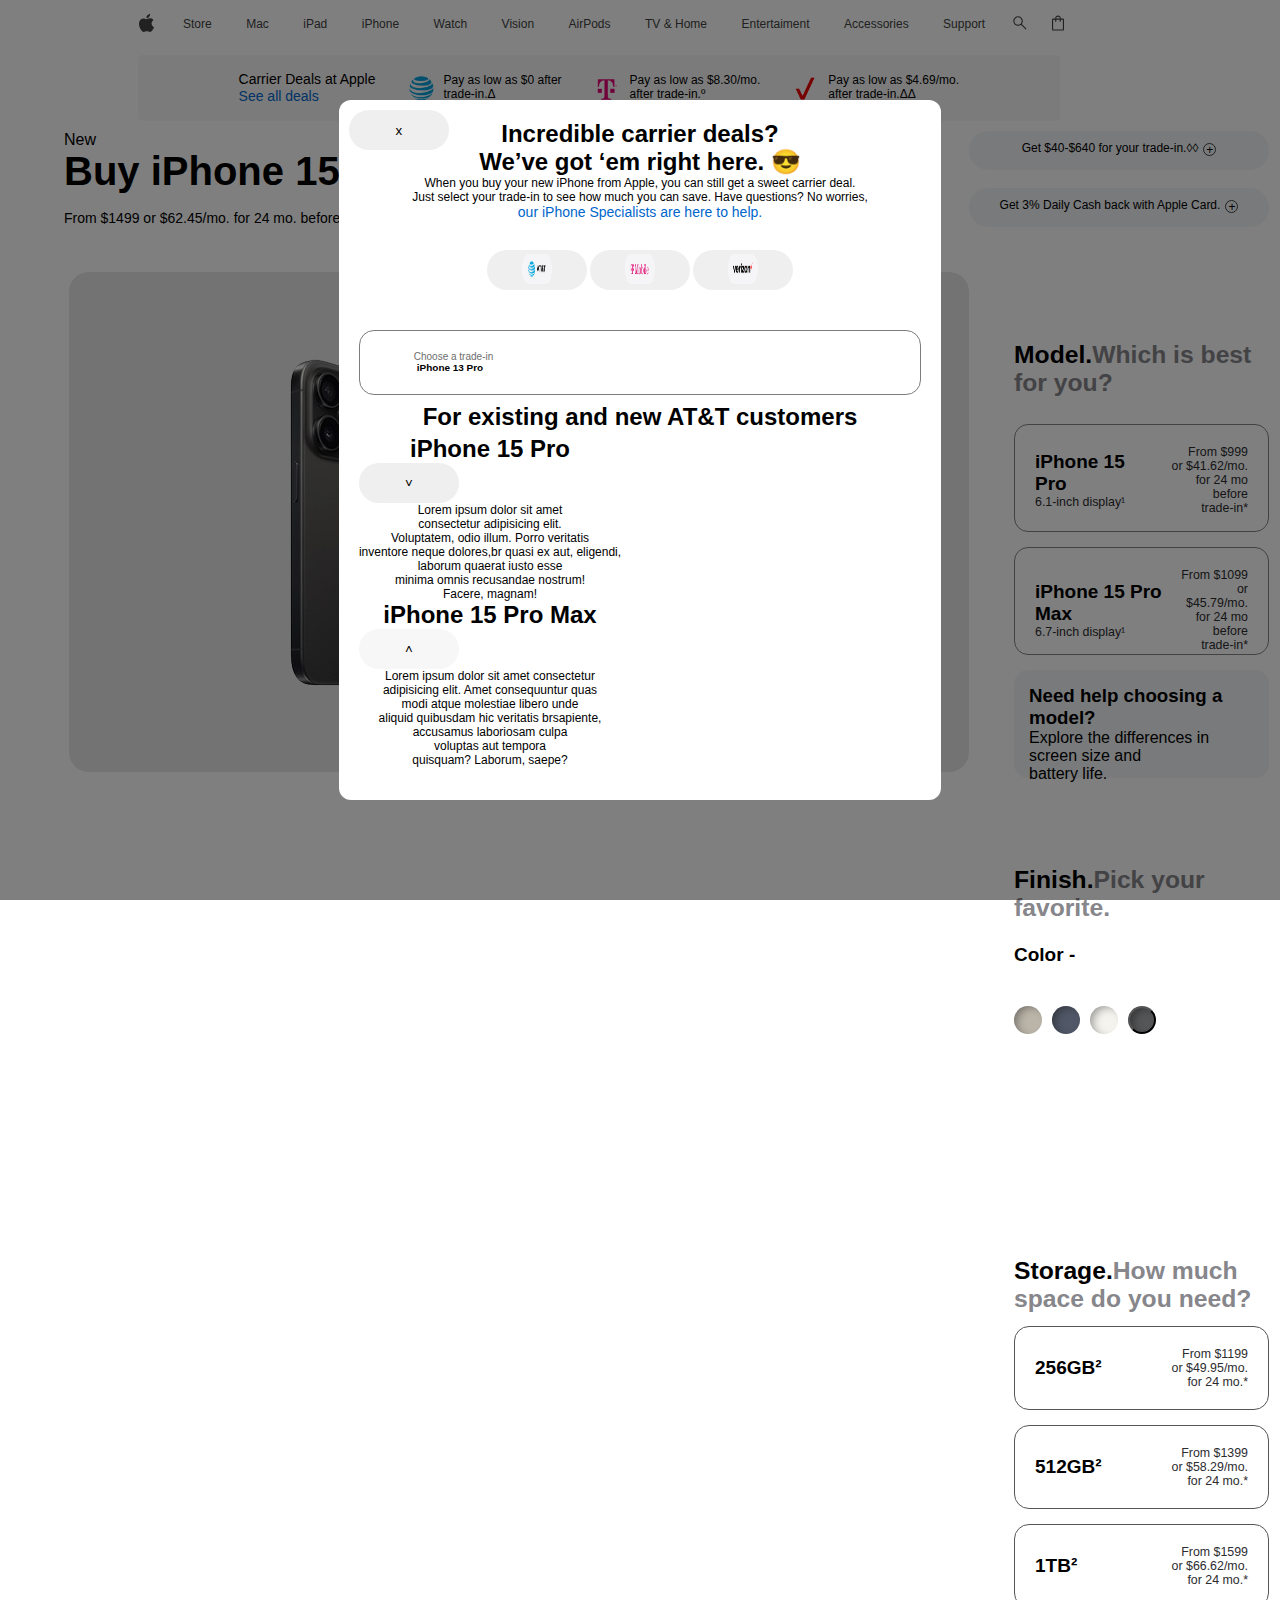
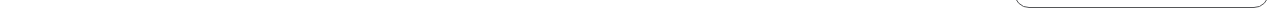
<file: index.html>
<!DOCTYPE html>
<html lang="en">
<head>
    <meta charset="UTF-8">
    <meta name="viewport" content="width=device-width, initial-scale=1.0">
    <title>Document</title>
    <link rel="stylesheet" href="./style.css">

</head>
<body>
    <div class="container">
  <div class="box">
             <div class="icons">
                <img src="./img/apple-icon.svg">
            </div>
            <div class="box_links">
                <a href="#">Store</a>
                <a href="./mac/index.html">Mac</a>
                <a href="#">iPad</a>
                <a href="#">iPhone</a>
                <a href="#">Watch</a>
                <a href="#">Vision</a>
                <a href="#">AirPods</a>
                <a href="#">TV & Home</a>
                <a href="#">Entertaiment</a>
                <a href="#">Accessories</a>
                <a href="#">Support</a>
            </div>

            <div class="icons">
                <img class="img1" src="./img/search-icon.svg">
                <img class="img3" src="./img/shop-icon.svg" alt="oh shit">
            </div>

        </div>

        <div class="box_text">
            <div>
                <h3>Carrier Deals at Apple</h3>
                <a class="open" href="">See all deals</a>
            </div>


            <div class="bg-modal">
                <div class="dialog">
                    <button class="close">x</button>
                    <h1>Incredible carrier deals? <br> We’ve got ‘em right here. 😎</h1>
                    <p>When you buy your new iPhone from Apple, you can still get a sweet carrier deal. <br> Just select your trade-in to see how much you can save. Have questions? No worries,</p>
                    <p><a href="">our iPhone Specialists are here to help.</a></p>
        
                    <div class="box_img0">
                     <button><img class="img_styl" src="./img/att-special-deals.png" alt=""></button>
                     <button><img class="img_styl" src="./img/tmobile-special-deals (1).png" alt=""></button>
                     <button><img class="img_styl" src="./img/verizon-special-deals (1).png" alt=""></button>
                    </div>
                    <div class="box_box">
                        <p> 
                             Choose a trade-in
                        </p>
                        <h5>iPhone 13 Pro</h5>
                        <h1>For existing and new AT&T customers</h1>
                    </div>
                
                
                
                
                
                   
                <div class="panel">

                    <h1>iPhone 15 Pro</h1><button class="accordion1">˅</button>

                    <div class="texp">
                        Lorem ipsum dolor sit amet <br> consectetur adipisicing elit. <br> Voluptatem, odio illum. Porro veritatis <br> inventore neque dolores,br quasi ex aut, eligendi, <br> laborum quaerat iusto esse <br> minima omnis recusandae nostrum! <br> Facere, magnam!
                    </div>
                  
                </div>

                
            
                <div class="panel">
                    <h1> iPhone 15 Pro Max</h1><button class="accordion">˄</button>
                    <div class="texp2">
                        Lorem ipsum dolor sit amet consectetur <br> adipisicing elit. Amet consequuntur quas <br> modi atque molestiae libero unde <br> aliquid quibusdam hic veritatis brsapiente, <br> accusamus laboriosam culpa <br> voluptas aut tempora <br> quisquam? Laborum, saepe?
                    </div>
                    
                </div>
        
        
                </div>
        
        
        
        
        
            </div>
        
            





            <div>
                <img src="./img/banner-att (1).png" alt="oh shit">
                <p>Pay as low as $0 after <br> trade-in.Δ</p>
            </div>
            <div>
                <img src="./img/banner-tmobile (1).png" alt="oh shit">
                <p>Pay as low as $8.30/mo. <br> after trade-in.º</p>
            </div>
            <div>
                <img src="./img/banner-verizon (1).png" alt="oh shit">
                <p>Pay as low as $4.69/mo. <br> after trade-in.ΔΔ</p>
            </div>
        </div>
    </div>
</header>
<div class="modal_1">
    <div class="modal">
        <div class="modal_box">
            <h2>
                Incredible carrier deals? <br>
                We’ve got ‘em right here. 
            </h2>
            <p>
                When you buy your new iPhone from Apple, you can still get a sweet carrier deal. <br>
                Just select your trade-in to see how much you can save. Have questions? No worries,
            </p>
           <a href="#">our iPhone Specialists are here to help.</a>

            <div class="select">
                <h5>Choose a trade-in:</h5>
                <select class="modalSelect">

                    <option>iPhone 14 Pro Max</option>
                    <option>iPhone 14 Pro </option>
                    <option>iPhone 14 Plus</option>
                    <option>iPhone 14</option>
                </select>
            </div>
            <h3>For existing and new AT&T customers</h3>
        </div>
        <div class="accordion">
            <div class="first-accordion">
               
                <table class="firstTable">
                    <tr>
                        <td>
                            Cost
                        </td>
                        <td>
                            iPhone 15 Pro
                        </td>
                        <td></td>
                    </tr>
                    <tr>
                        <td></td>
                        <td>
                            From $0.00/mo.per month <br>
                            over 36 mo.months after trade-in footnote Δ <br>
                            <span>Up to three monthly payments of $27.75 before AT&T bill credits begin.</span>
                        </td>
                        <td></td>
                    </tr>
                    <tr class="line">
                        <td></td>
                        <td>
                            $999.00 <br>
                            <p>Total amount financed at 0% APR</p> <br>
                            <span>This is the total cost of your new iPhone before AT&T bill credits.</span>
                        </td>
                        <td></td>

                    </tr>

                    <tr class="line">
                        <td>
                            Credits and Discounts
                        </td>
                        <td>
                            $999.00 footnote Δ <br>
                            <p>$999.00 footnote Δ</p> <br>
                            <span>
                                Bill credits will be applied to your AT&T bill over 36 months and will begin
                                within three bill <br>
                                cycles. If you have any questions about your billing, contact AT&T.
                            </span>
                        </td>
                        <td></td>
                    </tr>
                    <tr class="line">
                        <td>How to Get this Deal</td>
                        <td>
                            <ol>
                                <li>Trade in an eligible smartphone.</li>
                                <li>Select AT&T Installment Plans as your monthly payment option — available <br> to
                                    new and existing AT&T customers who want to upgrade or add a line.</li>
                                <li>Activate with an eligible AT&T rate plan.</li>
                            </ol>

                        </td>
                    </tr>
                </table>
            </div>
            <div class="second-accordion">

                       
                <table class="secondTable">
                    <tr>
                        <td>
                            Cost

                        </td>
                        <td>
                            iPhone 15 Pro Max
                        </td>
                        <td></td>
                    </tr>
                    <tr>
                        <td></td>
                        <td>
                            From $5.53/mo.<br>
                            over 36 mo.months after trade-inΔ <br>
                            <span>Up to three monthly payments of $33.31 before AT&T bill credits begin.</span>
                        </td>
                        <td></td>
                    </tr>
                    <tr class="line">
                        <td></td>
                        <td>
                            $1,199.00 <br>
                            <p>Total amount financed at 0% APR</p> <br>
                            <span>This is the total cost of your new iPhone before AT&T bill credits.</span>
                        </td>
                        <td></td>

                    </tr>
                    <tr class="line">
                        <td>
                            Credits and Discounts
                        </td>
                        <td>
                            <br>
                            <p>$1,000.00Δ</p> <br>
                            <span>
                                Bill credits will be applied to your AT&T bill over 36 months and will begin
                                within three bill <br>
                                cycles. If you have any questions about your billing, contact AT&T.
                            </span>
                        </td>
                        <td></td>
                    </tr>
                    <tr class="line">
                        <td>How to Get this Deal</td>
                        <td>
                            <ol>
                                <li>Trade in an eligible smartphone.</li>
                                <li>Select AT&T Installment Plans as your monthly payment option — available <br> to
                                    new and existing AT&T customers who want to upgrade or add a line.</li>
                                <li>Activate with an eligible AT&T rate plan.</li>
                            </ol>
                        </td>
                    </tr>
                </table>
            </div>
            <p class="boring-text">
                ∆ AT&T iPhone 15 Special Deal: Monthly price reflects net monthly payment, after application of
                AT&T<br>
                trade-in credit applied over 36 months with purchase of an iPhone 15 Pro, iPhone 15 Pro Max, iPhone
                15,<br>
                or iPhone 15 Plus and trade-in of eligible smartphone. Receive credit with purchase of an iPhone 15
                Pro<br>
                or iPhone 15 Pro Max of either $1000, $830, or $350 (based upon the model and condition of your
                trade-in<br>
                smartphone). Receive credit with purchase of an iPhone 15 or iPhone 15 Plus of either $800 or $350
                <br>
                (based upon the model and condition of your trade-in smartphone). Max bill credits will not exceed
                the<br>
                cost of the device. Requires upgrade of an existing line or activation of a new line and purchase of
                a<br>
                new iPhone 15 Pro, iPhone 15 Pro Max, iPhone 15, or iPhone 15 Plus on qualifying 36 month 0% APR
                <br>
                installment plan, subject to carrier credit qualification. AT&T Installment Plan with Next Up is
                no<br>
                eligible for this promotion. $0 down for well qualified customers only, or down payment may be
                required<br>
                and depends on a variety of factors. Tax on full retail price due at sale. Requires activation on
                <br>
                eligible unlimited plan. If you cancel eligible wireless service, credits will stop and you will owe
                the<br>
                remaining device balance. Activation/Upgrade Fee: $35. Trade in device may not be on existing <br>
                installment plan. Bill credits are applied as a monthly credit over the 36 month installment plan.
                <br>
                Credits start within 3 bills. Will receive catchup credits once credits start. Wireless line must be
                on<br>
                an installment agreement, active, and in good standing for 30 days to qualify. Installment
                agreement<br>
                starts when device is shipped. To get all credits, device must remain on agreement for entire term
                and<br>
                you must keep eligible service on device for entire installment term. Limited time offer; subject
                to<br>
                change. Limits: one trade-in per qualifying purchase and one credit per line. May not be combinable
                with<br>
                other offers, discounts, or credits. Purchase, financing, other limits, and restrictions apply.
                Price<br>
                for iPhone 15 and iPhone 15 Plus includes $30 AT&T connectivity discount. <br>
                Activation required. <br>
                <br>
                ◊◊ Trade‑in values will vary based on the condition, year, and configuration of your eligible
                trade‑in<br>
                device. Not all devices are eligible for credit. You must be at least the age of majority to be
                eligible<br>
                to trade in for credit or for an Apple Gift Card. Trade‑in value may be applied toward qualifying
                new<br>
                device purchase, or added to an Apple Gift Card. Actual value awarded is based on receipt of a <br>
                qualifying device matching the description provided when estimate was made. Sales tax may be
                assessed on<br>
                full value of a new device purchase. In‑store trade‑in requires presentation of a valid photo ID
                (local<br>
                law may require saving this information). Offer may not be available in all stores, and may vary
                between<br>
                in-store and online trade‑in. Some stores may have additional requirements. Apple or its trade‑in
                <br>
                partners reserve the right to refuse, cancel, or limit quantity of any trade‑in transaction for any
                <br>
                reason. More details are available from Apple’s trade‑in partner for trade‑in and recycling of
                eligible<br>
                devices. Restrictions and limitations may apply.
            </p>
        </div>
        <div class="footer">
            <p>Have more questions?</p>
            <a href="#">Ask an iPhone Specialist</a>
        </div>
    </div>
</div>

<section class="section">
    <div class="section_left_container">

        <div class="section_left">

            <span>New</span>
            <h1>Buy iPhone 15 Pro</h1>
            <p>From $1499 or $62.45/mo. for 24 mo. before trade-in*</p>

            <div class="iphone_img">               
                        <div class="img2">
                            <img class="iphone" src="./img/kNQ2Fo16959803591635_b-removebg-preview (2).png" alt="oh shit">
                        </div>
                
            </div>

        </div>

        <div class="section_right_container">

            <div class="section_right">

                <div class="section_right-block">
                    <button>Get $40-$640 for your trade-in.◊◊ <figure class="plus">+</figure>
                    </button>
                    <br>
                    <button>Get 3% Daily Cash back with Apple Card. <figure class="plus">+</figure>
                    </button>
                </div>

                <h3 class="model-txt">Model.<b>Which is best for you?</b></h3>

                <div class="model">
                    <div class="model_container">

                        <div class="left-side">

                            <h3>iPhone 15 Pro</h3>
                            <p>6.1-inch display¹</p>

                        </div>

                        <div class="right-side">
                            <p>
                                From $999 <br>
                                or $41.62/mo. <br>
                                for 24 mo before <br>
                                trade-in*
                            </p>

                        </div>

                    </div>
                </div>

                <div class="model">
                    <div class="model_container">

                        <div class="left-side">
                            <h3>iPhone 15 Pro Max</h3>
                            <p>6.7-inch display¹</p>
                        </div>

                        <div class="right-side  ">
                            <p>
                                From $1099 <br>
                                or $45.79/mo. <br>
                                for 24 mo before <br>
                                trade-in*
                            </p>
                        </div>

                    </div>

                </div>

                <div class="help">
                    <h3>Need help choosing a model?</h3>
                    <p>Explore the differences in screen size and <br> battery life.</p>
                </div>

                <h3 class="finish">Finish.<b>Pick your favorite.</b></h3>

                <div class="colors">
                    <p class="color">
                        Color - <span class="iphone_color"></span>
                    </p>
                    <div class="circles">
                        <button id="NaturalTitanium"></button>
                        <button id="BlueTitanium"></button>
                        <button id="WhiteTitanium"></button>
                        <button id="BlackTitanium"></button>
                    </div>
                </div>
                <h3 class="model-txt">Storage.<b>How much space do you need?</b></h3>
                <div class="storage">
                    <div class="storage_container">

                        <div class="left-side">
                            <h3>256GB²</h3>
                        </div>

                        <div class="right-side  ">
                            <p>
                                From $1199 <br>
                                or $49.95/mo. <br>
                                for 24 mo.*
                            </p>
                        </div>

                    </div>
                </div>
                <div class="storage">
                    <div class="storage_container">

                        <div class="left-side">
                            <h3>512GB²</h3>
                        </div>

                        <div class="right-side  ">
                            <p>
                                From $1399 <br>
                                or $58.29/mo. <br>
                                for 24 mo.*
                            </p>
                        </div>

                    </div>
                </div>
                <div class="storage">
                    <div class="storage_container">

                        <div class="left-side">
                            <h3>1TB²</h3>

                        </div>

                        <div class="right-side  ">
                            <p>
                                From $1599 <br>
                                or $66.62/mo. <br>
                                for 24 mo.*
                            </p>
                        </div>

                    </div>
                </div>

            </div>
        </div>

    </div>

</section>
    <script src="./index.js"></script>
    
</body>
</html>
</file>
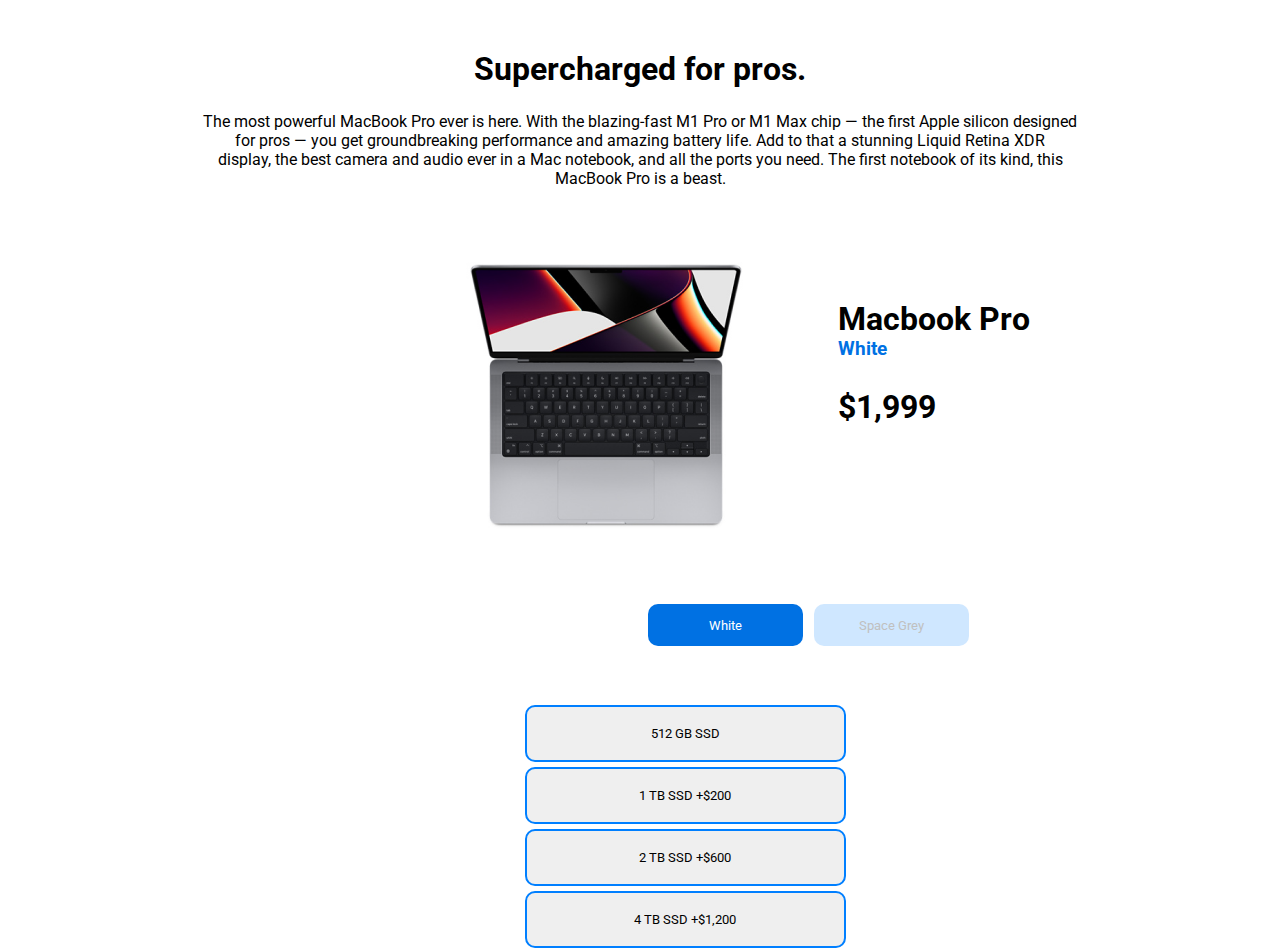
<file: mac/index.html>
<!DOCTYPE html>
<html lang="en">
<head>
    <meta charset="UTF-8">
    <meta name="viewport" content="width=device-width, initial-scale=1.0">
    <title>Document</title>
    <link rel="stylesheet" href="./style.css">
    <link href="https://fonts.googleapis.com/css2?family=Roboto:wght@500&display=swap" rel="stylesheet">
</head>
<body>

    <div class="container">
        <div class="box_tex">
            <h1>Supercharged for pros.</h1>
            <p>The most powerful MacBook Pro ever is here. With the blazing-fast M1 Pro or M1 Max chip — the first Apple silicon designed <br> for pros — you get groundbreaking performance and amazing battery life. Add to that a stunning Liquid Retina XDR <br> display, the best camera and audio ever in a Mac notebook, and all the ports you need. The first notebook of its kind, this <br> MacBook Pro is a beast.</p>
        </div>

        <div class="box_style">
            <div class="box_img"><img class="img" src="./img/mbp14-spacegray-select-202110 1.png" alt=""></div>
            <div class="box_text">
                <h1 class="Macbook Pro">Macbook Pro</h1>
                <h3 class="White">White</h3>
                <h1 class="style_h1">$1,999</h1>
            </div>
        </div>

        <div class="box_bottom">
            <button class="btn1">White</button>
            <button class="btn2">Space Grey</button>
        </div>
        <div class="box_btn">
            <button class="btn8">512 GB SSD      </button>
            <button class="btn8">1 TB SSD        +$200 </button>
            <button class="btn8">2 TB SSD        +$600</button>
            <button class="btn8">4 TB SSD        +$1,200</button>
        </div>

    </div>
   
    


    <script src="./index.js"></script>
</body>
</html>
</file>
<file: style.css>
* {
    padding: 0;
    margin: 0;
    box-sizing: border-box;
    text-decoration: none;
    font-family: 'Open Sans', sans-serif;
}

header {
    background-color: rgb(255, 255, 255);
}

.container {
    width: 100%;
    max-width: 1024px;
    margin: 0 auto;
}

.box {
    width: 100%;
    height: 45px;
    display: flex;
    align-items: center;
}

.box_links a {
    color: #424242;
    padding: 15px;
    font-weight: 400;
    font-size: 12px;
}

.icons {
    width: 18px;
    height: 18px;
    margin: 11px;
    display: flex;
    gap: 20px;
}

.box_text {
    width: 90%;
    display: flex;
    justify-content: center;
    align-items: center;
    margin: 10px;
    gap: 30px;
    background: #f7f7f7;
    padding: 16px 22px 16px 22px;
    border-radius: 5px;
}

.box_text>div:not(:first-child) {
    display: flex;
    font-size: 12px;
    gap: 8px;
}

.box_text>div img {
    width: 30px;
    height: 30px;
}

.box_text div h3 {
    font-size: 14px;
    font-weight: 500;
}

.box_text div a {
    color: #0066CC;
    font-size: 14px;
}

.box_text div a:hover {
    text-decoration: underline;
}



.section {
    width: 100%;
    display: flex;
}

.section_left_container {
    width: 90%;
    margin: 0 auto;
    display: flex;
}

.section_left {
    width: 84%;
}


.section_left h1 {
    font-size: 40px;
}

.section_left p {
    margin-top: 16px;
    font-size: 14px;
    margin-bottom: 46px;
}

.iphone_img {
    width: 900px;
    height: 500px;
    border-radius: 20px;
    background-color: rgb(232, 231, 231);
    display: flex;
    justify-content: center;
    margin: 0 auto;
    position: sticky;
    top: 20%;
    margin-left: 5px;
}

.img1 {
    display: flex;
    align-items: center;
    width: 100%;
    height: 100%;
    object-fit: cover;
    border-radius: 25px;
}

.img2 {
    display: flex;
    align-items: center;
    margin-left: 150px;
    width: 100%;
    height: 100%;
    object-fit: cover;
    border-radius: 25px;
}

.back_arrow img {
    width: 50px;
    height: 50px;
    padding: 12px;
    background: #dbdbdb;
    position: absolute;
    top: 50%;
    translate: 20% -100%;
    display: block;
}

.forward_arrow img {
    width: 50px;
    height: 50px;
    padding: 12px;
    background: #dbdbdb;
    position: absolute;
    top: 50%;
    left: 100%;
    translate: -120% -100%;
    display: block;
}



.section_right_container {
    width: 30%;
    display: flex;
    justify-content: end;
}

.section_right {
    width: 85%;
    display: flex;
    flex-direction: column;

}



.section_right-block {
    display: flex;
    flex-direction: column;
    align-items: end;
    justify-content: start;
    margin-bottom: 114px;
}

.section_right-block button {
    width: 300px;
    height: 39px;
    border: none;
    border-radius: 19px;
    background-color: #e0e5eb63;
    display: flex;
    justify-content: center;
    padding-top: 10px;
    font-size: 12px;
}

.plus {
    width: 13px;
    height: 13px;
    font-size: 12px;
    border-radius: 50%;
    border: #424242 solid 1px;
    display: flex;
    justify-content: center;
    align-items: center;
    margin-left: 5px;
    margin-top: 2px;
}





.model {
    width: 100%;
    height: 108px;
    border: #86868b solid 1.2px;
    border-radius: 14px;
    margin-top: 15px;
}

.model_container {
    margin: 0 auto;
    display: flex;
    justify-content: space-between;
    padding: 20px;
}



.model-txt {
    font-size: 24.7px;
    margin-bottom: 12.2px;
}

.model-txt b {
    color: #86868b;
}

.left-side {
    display: flex;
    flex-direction: column;
    justify-content: center;
}

.left-side h3 {
    font-size: 19px;
}

.left-side p {
    font-size: 12.4px;
    color: #2c2c2f;
}

.right-side {
    display: flex;
    flex-direction: column;
    justify-content: center;
    text-align: right;
}

.right-side p {
    font-size: 12.4px;
    color: #2c2c2f;
}

.help {
    width: 100%;
    height: 108px;
    border-radius: 14px;
    margin-top: 15px;
    background-color: #e0e5eb63;
    margin-bottom: 88px;
    padding: 15px;
}


.finish {
    font-size: 24.7px;
    margin-bottom: 22.2px;
}

.finish b {
    color: #86868b;
}


.color {
    font-size: 19px;
    font-weight: bolder;
    margin-bottom: 40px;
}

.circles {
    gap: 10px;
    display: flex;
    margin-bottom: 223px;
}

#NaturalTitanium {
    width: 28px;
    height: 28px;
    border-radius: 50%;
    background-color: #BBB5A9;
    box-shadow: 5px 3px 10px -3px rgba(0, 0, 0, 0.4) inset;

    border: none;
}

#BlueTitanium {
    width: 28px;
    height: 28px;
    border-radius: 50%;
    background-color: #505766;
    box-shadow: 5px 3px 10px -3px rgba(0, 0, 0, 0.4) inset;

    border: none;
}

#WhiteTitanium {
    width: 28px;
    height: 28px;
    border-radius: 50%;
    background-color: #F4F3EE;
    box-shadow: 5px 3px 10px -3px rgba(0, 0, 0, 0.4) inset;

    border: none;
}

#BlackTitanium {
    width: 28px;
    height: 28px;
    border-radius: 50%;
    background-color: #555658;
    box-shadow: 5px 3px 10px -3px rgba(0, 0, 0, 0.4) inset;
}




.storage {
    margin-bottom: 15px;
}

.storage_container {
    margin: 0 auto;
    display: flex;
    justify-content: space-between;
    padding: 20px;
    border: 1px solid #555658;
    border-radius: 15px;
}



.modal_1 {
    width: 100%;
    background: rgba(0, 0, 0, 0.6);
    position: fixed;
    top: 0;
    bottom: 0;
    right: 0;
    left: 0;
    display: none;
    overflow-y: auto;
    z-index: 1;
    padding: 40px 0;
}
.block {
    display: block !important;
}
.modal {
    width: 90%;
    max-width: 824px;
    background-color: white;
    margin: 0 auto;
    border-radius: 24px; 
}
.modal_box {
    padding: 30px;
}

.modal_box h2 {
    font-size: 36px;
    text-align: center;
    margin-bottom: 12px;
}

.modal_box p {
    color: #424242;
    text-align: center;
    font-size: 16px;
    font-weight: 400;
}

.modal_box a {
    color: #0066CC;
}
.modal_box a:hover {
    text-decoration: underline;
}

.modal_box h5 {
    color: #555658;
    font-weight: 100;
}

.modal_box h3 {
    text-align: center;
}
.select {
    border: 1px solid #424242;
    height: 50px;
    width: 30%;
    margin: 0 auto;
    border-radius: 10px;
    padding-left: 20px;
    margin-bottom: 30px;
}
.modalSelect {
    border: none;
    background: none;
    font-size: 18px;
}

.flex_box {
    width: 40%;
    margin: 0 auto;
    display: flex;
    align-items: center;
    justify-content: space-between;
    gap: 10px;
}
.flex_box button {
    width: 100px;
    height: 40px;
    border: none;
    background: none;
    margin: 32px 0 32px 0;
}
.flex_box button img {
    width: 100px;
    height: 40px;
    
}

.circle img {
    width: 32px;
    height: 32px;
    border-radius: 50%;
    padding: 8px;
    background-color: #dbdbdb;
}

.accordion {
    background-color: #f7f7f7;
}
.first-accordion,
.second-accordion {
    width: 80%;
    margin: 0 auto;
}


.first-accordion button {
    width: 100%;
    border: none;
    border-bottom: 1px solid #dbdbdb;
    background: none;
    display: flex;
    align-items: center;
    justify-content: space-between;
    padding: 20px 0 15px 0;

}







.boring-text {
    color: #86868b;
    text-align: start;
    font-size: 12px;

    width: 80%;
    margin: 0 auto;
    padding: 20px 0 20px 0;
}





table span {
    color: #86868b;
    font-size: 12px;
}
table p {
    font-size: 12px;
}


.line td {
    border-bottom: 1px solid #dbdbdb;
}


.footer {
    text-align: center;
    padding: 20px;
}
.footer p {
    font-size: 12px;
    font-weight: 700;
}
.footer a {
    font-size: 12px;
    color: #0066CC;
}
.aa {
    background-color: url(./img/iphone-15_natural-titanium_1\ \(1\).jfif);
    height: 500px;
    width: 700px;
    background-repeat: no-repeat;
    background-position: center;
    background-size: cover;
}

.bb {
    background-color: url(./img/iphone-15_blue-titanium_1\ \(1\).jfif);
    height: 500px;
    width: 700px;
    background-repeat: no-repeat;
    background-position: center;
    background-size: cover;
}


.bg-modal{
    position: absolute;
    top: 0px;
    left: 0px;
    background-color: rgb(0, 0, 0, 0.5);
    width: 100%;
    height: 100%;
    display: none;
    justify-content: center;
    align-items: center;
    z-index: 100;
    }
    
    .close {
        height:20px ;
        width:50px ;
        border: none;
        border-radius: 50px;
        position: absolute;
        top: 10px;
        left: 10px;
       
    }
    
    .dialog {
        width: fit-content;
        background-color: white;
        text-align: center;
        padding: 20px;
        border-radius: 12px;
        position: relative;
        height: 700px
    }
    
    
    
    .img_styl {
        width:50px ;
        height:40px ;
        align-items: center;
    }
    
    .dialog button {
    height: 40px;
    width: 100px;
    border-radius: 20px;
    border: none;
    }
    a{
        text-decoration: none;
    } 
    
    
    .box_img0 {
        padding-top: 30px;
    }
    
    
    .box_box {
        height: 65px;
        border: 1px solid rgb(125, 124, 124);
        border-radius: 15px;
        margin: 0 auto;
        margin-top: 40px;
        margin-bottom: 40px;
        padding-top: 20px;
    }
    
    .box_box p {
       font-size: 10px;
        padding-left: 20px;
        color: rgb(109, 109, 109);
        padding-right: 393px;
    }
    
    .box_box h5 {
        padding-left: 20px;
        padding-right: 400px;
    }

.box_box h1 {
    padding-top: 30px;
}


.panel {
    padding-right: 300px;
}
    
.panel {
    display: flex;
    
}

.panel{
    flex-direction: column;
}
</file>
<file: mac/style.css>
* {
    padding: 0;
    margin: 0;
    box-sizing: border-box;
    font-family: 'Roboto', sans-serif;
}

.box_tex {
    display: flex;
    align-items: center;
    text-align: center;
    flex-direction: column;
    padding-top: 50px;
}

.box_tex p {
    padding-top: 24px;
    
}


.box_style {
    display: flex;
    align-items: center;
  
    padding-left: 450px;
    padding-top: 63px;
}

.box_text {
    padding-bottom: 70px;
    padding-left: 76px;
}

.box_text h3 {
    color:  #0071E3;
}

.style_h1 {
    padding-top: 28px;
}


.box_bottom {
    display: flex;
    align-items: center;
    text-align: center;
    padding-left: 648px;
    gap: 11px;
    padding-top: 59px;
  
}

.btn1{
    width: 155px;
height: 42px;
border-radius: 10px;
background: #0071E3;
color: white;
border: none;

}


.btn2{
    width: 155px;
height: 42px;
border-radius: 10px;
background: #CFE7FF;
color: silver;
border: none;
}

.box_btn{
     display: flex;
     align-items: center;
     text-align: center;
     flex-direction: column;
     padding-top: 59px;
     padding-left: 90px;
     gap: 5px;
  
    
}

.img{
    width: 312px;
height: 290px;
}

.btn8 {
    width: 321px;
    height: 57px;
    border-radius: 10px;
border: 2px solid #007FFF;


}
</file>
